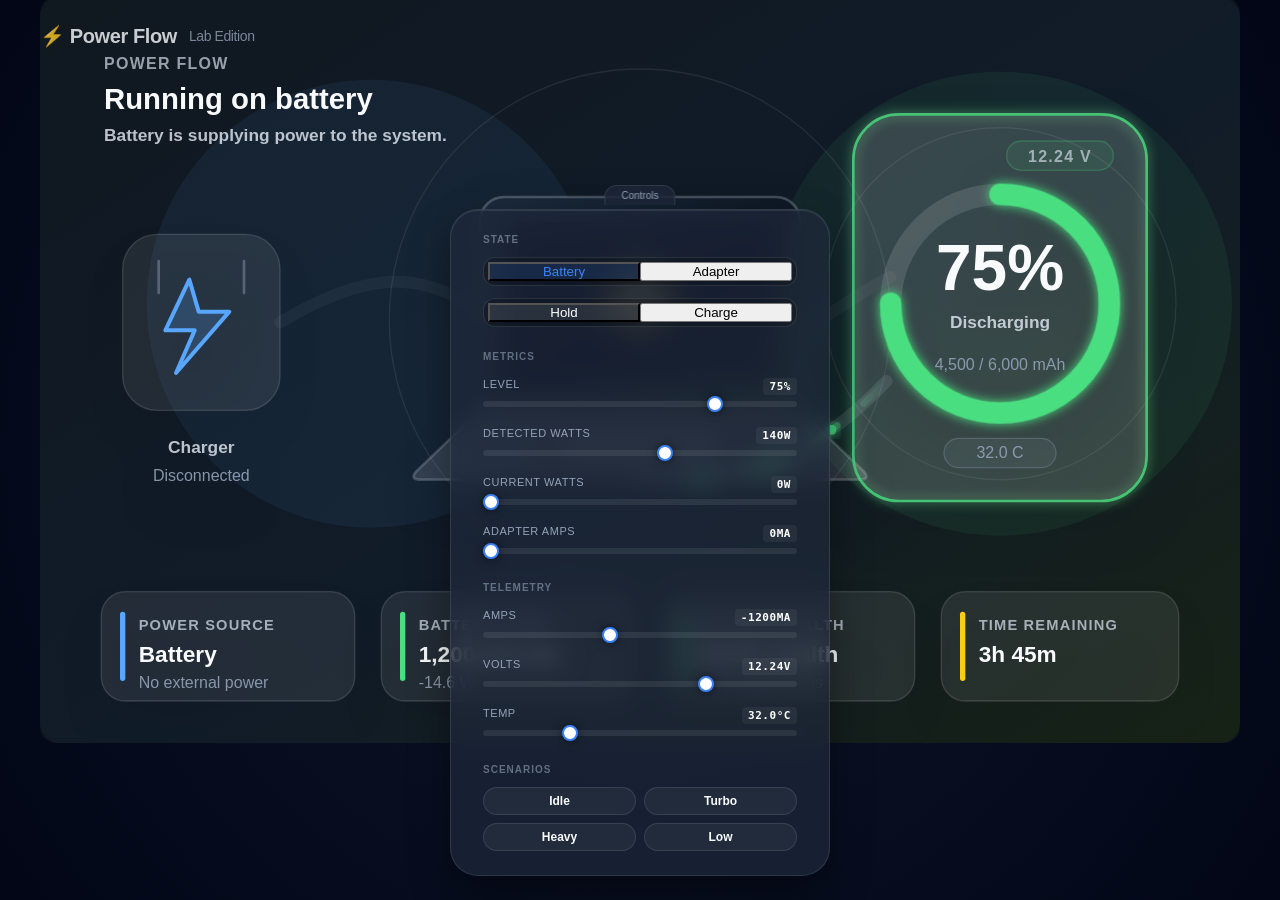
<file: static/power-flow/power-flow-demo.html>
<!DOCTYPE html>
<html lang="en">
<head>
    <meta charset="UTF-8">
    <meta name="viewport" content="width=device-width, initial-scale=1.0">
    <title>Power Flow Lab | Visualization</title>
    <style>
        :root {
            --primary-bg: #020617;
            --dock-bg: rgba(30, 41, 59, 0.7);
            --accent-blue: #3b82f6;
            --accent-green: #22c55e;
            --accent-yellow: #eab308;
            --text-main: #f8fafc;
            --text-muted: #94a3b8;
            --border: rgba(255, 255, 255, 0.1);
            --glass-blur: blur(12px);
        }

        * {
            margin: 0;
            padding: 0;
            box-sizing: border-box;
        }

        body {
            font-family: -apple-system, BlinkMacSystemFont, 'Segoe UI', Roboto, Helvetica, Arial, sans-serif;
            background-color: var(--primary-bg);
            color: var(--text-main);
            height: 100vh;
            width: 100vw;
            overflow: hidden;
            display: flex;
            flex-direction: column;
        }

        /* --- Immersive Header --- */
        header {
            position: absolute;
            top: 0;
            left: 0;
            right: 0;
            padding: 24px 40px;
            z-index: 10;
            pointer-events: none;
            display: flex;
            justify-content: space-between;
            align-items: center;
        }

        header h1 {
            font-size: 20px;
            font-weight: 700;
            letter-spacing: -0.02em;
            opacity: 0.8;
            display: flex;
            align-items: center;
            gap: 12px;
        }

        header h1 span {
            font-weight: 400;
            color: var(--text-muted);
            font-size: 14px;
        }

        /* --- Main Visualization --- */
        main {
            flex: 1;
            width: 100%;
            height: 100%;
            display: flex;
            align-items: center;
            justify-content: center;
            padding-bottom: 120px;
            background: radial-gradient(circle at center, #0f172a 0%, #020617 100%);
        }

        #svg-container {
            width: 100%;
            height: 100%;
            max-width: 1200px;
            max-height: 800px;
            display: flex;
            align-items: center;
            justify-content: center;
            margin-top: -40px;
        }

        /* --- Bottom Control Dock --- */
        .dock-container {
            position: fixed;
            bottom: 24px;
            left: 50%;
            transform: translateX(-50%);
            z-index: 100;
            width: auto;
            max-width: 95vw;
            transition: transform 0.4s cubic-bezier(0.2, 0.8, 0.2, 1), opacity 0.3s;
        }

        .dock-container.minimized {
            transform: translate(-50%, calc(100% - 12px));
            opacity: 0.4;
        }

        .dock-container.minimized:hover {
            opacity: 0.8;
            transform: translate(-50%, calc(100% - 24px));
        }

        .dock {
            background: var(--dock-bg);
            backdrop-filter: var(--glass-blur);
            -webkit-backdrop-filter: var(--glass-blur);
            border: 1px solid var(--border);
            border-radius: 28px;
            padding: 24px 32px;
            display: flex;
            flex-direction: column;
            gap: 24px;
            width: 380px;
            box-shadow: 0 20px 40px rgba(0, 0, 0, 0.4), inset 0 1px 1px rgba(255, 255, 255, 0.1);
        }

        /* Tabs / Sections */
        .dock-section {
            display: flex;
            flex-direction: column;
            align-items: flex-start;
            gap: 12px;
        }

        .section-label {
            font-size: 10px;
            font-weight: 800;
            text-transform: uppercase;
            letter-spacing: 0.1em;
            color: var(--text-muted);
            white-space: nowrap;
            opacity: 0.6;
        }

        /* --- Controls --- */
        .control-group {
            display: flex;
            flex-direction: column;
            gap: 12px;
            width: 100%;
        }
/* Toggles */
.toggle-mini {
    background: rgba(0, 0, 0, 0.2);
    border: 1px solid var(--border);
    border-radius: 12px;
    display: grid;
    grid-template-columns: repeat(2, 1fr);
    padding: 4px;
    width: 100%;
}

/* Presets */
.control-group.presets {
    display: grid;
    grid-template-columns: repeat(2, 1fr);
    gap: 8px;
}

.preset-pill {
            background: transparent;
            border: none;
            color: var(--text-muted);
            padding: 6px 12px;
            border-radius: 10px;
            font-size: 12px;
            font-weight: 600;
            cursor: pointer;
            transition: all 0.2s;
            white-space: nowrap;
        }

        .btn-mini.active {
            background: rgba(255, 255, 255, 0.1);
            color: white;
            box-shadow: 0 2px 4px rgba(0, 0, 0, 0.2);
        }

        .btn-mini.active.blue { color: var(--accent-blue); background: rgba(59, 130, 246, 0.15); }
        .btn-mini.active.green { color: var(--accent-green); background: rgba(34, 197, 94, 0.15); }

        /* Sliders */
        .slider-full {
            display: flex;
            flex-direction: column;
            gap: 6px;
            width: 100%;
            padding: 4px 0;
        }

        .slider-header {
            display: flex;
            justify-content: space-between;
            font-size: 11px;
            font-weight: 500;
            color: var(--text-muted);
            text-transform: uppercase;
            letter-spacing: 0.05em;
        }

        .slider-header span:last-child {
            color: white;
            font-weight: 700;
            font-family: 'JetBrains Mono', monospace;
            background: rgba(255, 255, 255, 0.05);
            padding: 2px 6px;
            border-radius: 4px;
        }

        input[type="range"] {
            -webkit-appearance: none;
            width: 100%;
            height: 6px;
            background: rgba(255, 255, 255, 0.08);
            border-radius: 3px;
            outline: none;
            cursor: pointer;
        }

        input[type="range"]::-webkit-slider-thumb {
            -webkit-appearance: none;
            width: 16px;
            height: 16px;
            background: #fff;
            border-radius: 50%;
            cursor: pointer;
            box-shadow: 0 0 10px rgba(0, 0, 0, 0.5);
            border: 2px solid var(--accent-blue);
            transition: transform 0.1s ease;
        }

        input[type="range"]::-webkit-slider-thumb:hover {
            transform: scale(1.1);
        }

        /* Presets */
        .preset-pill {
            background: rgba(255, 255, 255, 0.05);
            border: 1px solid var(--border);
            color: var(--text-main);
            padding: 6px 12px;
            border-radius: 14px;
            font-size: 12px;
            font-weight: 600;
            cursor: pointer;
            transition: all 0.2s;
        }

        .preset-pill:hover {
            background: rgba(255, 255, 255, 0.1);
            border-color: rgba(255, 255, 255, 0.3);
        }

        .preset-pill.active {
            background: var(--accent-blue);
            border-color: var(--accent-blue);
            color: white;
        }

        /* --- Utilities --- */
        .dock-trigger {
            position: absolute;
            top: -24px;
            left: 50%;
            transform: translateX(-50%);
            background: var(--dock-bg);
            backdrop-filter: var(--glass-blur);
            border: 1px solid var(--border);
            border-bottom: none;
            padding: 4px 16px;
            border-radius: 12px 12px 0 0;
            font-size: 10px;
            color: var(--text-muted);
            cursor: pointer;
            pointer-events: auto;
        }

        @media (max-width: 900px) {
            .dock {
                grid-template-columns: 1fr;
                gap: 20px;
                padding: 20px;
            }
        }
    </style>
</head>
<body>
    <header>
        <h1>⚡ Power Flow <span>Lab Edition</span></h1>
    </header>

    <main>
        <div id="svg-container"></div>
    </main>

    <div class="dock-container" id="dock-container">
        <div class="dock-trigger" id="dock-toggle">Controls</div>
        <div class="dock">
            <!-- System State -->
            <div class="dock-section">
                <span class="section-label">State</span>
                <div class="control-group">
                    <div class="toggle-mini">
                        <button class="btn-mini active blue" id="btn-battery">Battery</button>
                        <button class="btn-mini" id="btn-socket">Adapter</button>
                    </div>
                    <div class="toggle-mini">
                        <button class="btn-mini active" id="btn-idle">Hold</button>
                        <button class="btn-mini" id="btn-charging">Charge</button>
                    </div>
                </div>
            </div>

            <!-- Primary Metrics -->
            <div class="dock-section">
                <span class="section-label">Metrics</span>
                <div class="control-group">
                    <div class="slider-full">
                        <div class="slider-header">
                            <span>Level</span>
                            <span id="val-level">75%</span>
                        </div>
                        <input type="range" id="input-level" min="0" max="100" value="75">
                    </div>
                    <div class="slider-full">
                        <div class="slider-header">
                            <span>Detected Watts</span>
                            <span id="val-detected-adapter">140W</span>
                        </div>
                        <input type="range" id="input-detected-adapter" min="0" max="240" step="5" value="140">
                    </div>
                    <div class="slider-full">
                        <div class="slider-header">
                            <span>Current Watts</span>
                            <span id="val-adapter">0W</span>
                        </div>
                        <input type="range" id="input-adapter" min="0" max="240" value="0">
                    </div>
                    <div class="slider-full">
                        <div class="slider-header">
                            <span>Adapter Amps</span>
                            <span id="val-adapter-amps">0mA</span>
                        </div>
                        <input type="range" id="input-adapter-amps" min="0" max="8000" step="50" value="0">
                    </div>
                </div>
            </div>

            <!-- Telemetry -->
            <div class="dock-section">
                <span class="section-label">Telemetry</span>
                <div class="control-group">
                    <div class="slider-full">
                        <div class="slider-header">
                            <span>Amps</span>
                            <span id="val-amps">-1200mA</span>
                        </div>
                        <input type="range" id="input-amps" min="-6000" max="6000" step="50" value="-1200">
                    </div>
                    <div class="slider-full">
                        <div class="slider-header">
                            <span>Volts</span>
                            <span id="val-volts">12.24V</span>
                        </div>
                        <input type="range" id="input-volts" min="9000" max="13500" step="10" value="12240">
                    </div>
                    <div class="slider-full">
                        <div class="slider-header">
                            <span>Temp</span>
                            <span id="val-temp">32.0°C</span>
                        </div>
                        <input type="range" id="input-temp" min="20" max="65" step="0.5" value="32">
                    </div>
                </div>
            </div>

            <!-- Scenarios -->
            <div class="dock-section">
                <span class="section-label">Scenarios</span>
                <div class="control-group presets">
                    <button class="preset-pill" data-preset="full">Idle</button>
                    <button class="preset-pill" data-preset="fast-charge">Turbo</button>
                    <button class="preset-pill" data-preset="heavy-load">Heavy</button>
                    <button class="preset-pill" data-preset="critical">Low</button>
                </div>
            </div>
        </div>
    </div>

    <script src="power-flow-component.js"></script>
    <script>
        const defaultState = {
            isPluggedIn: false,
            isCharging: false,
            batteryLevel: 75,
            powerFlowIntensity: 1.0,
            voltageMv: 12240,
            amperageMa: -1200,
            powerW: -14.6,
            systemPowerW: 14.6,
            adapterWatts: 0,
            detectedAdapterWatts: 140,
            adapterVoltageMv: 0,
            adapterCurrentMa: 0,
            currentCapacityMah: 4500,
            maxCapacityMah: 6000,
            designCapacityMah: 6600,
            temperatureC: 32.0,
            cycleCount: 142,
            timeRemainingMin: 225,
            sampledAt: new Date().toISOString()
        };

        const comp = new PowerFlowComponent('svg-container', defaultState);

        // --- Dock Behavior ---
        const dock = document.getElementById('dock-container');
        const toggle = document.getElementById('dock-toggle');
        let autoHideTimeout;

        function showDock() {
            dock.classList.remove('minimized');
            resetAutoHide();
        }

        function hideDock() {
            dock.classList.add('minimized');
        }

        function resetAutoHide() {
            clearTimeout(autoHideTimeout);
            autoHideTimeout = setTimeout(hideDock, 6000);
        }

        toggle.onclick = (e) => {
            e.stopPropagation();
            if (dock.classList.contains('minimized')) showDock();
            else hideDock();
        };

        document.body.onmousemove = (e) => {
            if (e.clientY > window.innerHeight - 100) showDock();
        };

        // --- Event Listeners ---
        document.getElementById('btn-battery').onclick = () => updateState({ isPluggedIn: false, isCharging: false });
        document.getElementById('btn-socket').onclick = () => updateState({ isPluggedIn: true });
        document.getElementById('btn-idle').onclick = () => updateState({ isCharging: false });
        document.getElementById('btn-charging').onclick = () => updateState({ isCharging: true, isPluggedIn: true });

        const bindSlider = (id, prop, transform = (v) => v, suffix = '', formatter = (v) => v) => {
            const el = document.getElementById(`input-${id}`);
            const val = document.getElementById(`val-${id}`);
            el.oninput = (e) => {
                const v = transform(e.target.value);
                updateState({ [prop]: v });
                val.textContent = `${formatter(v)}${suffix}`;
                resetAutoHide();
            };
        };

        bindSlider('level', 'batteryLevel', parseInt, '%');
        bindSlider('amps', 'amperageMa', parseInt, 'mA');
        bindSlider('volts', 'voltageMv', parseInt, 'V', (v) => (v / 1000).toFixed(2));
        bindSlider('detected-adapter', 'detectedAdapterWatts', parseInt, 'W');
        bindSlider('adapter', 'adapterWatts', parseInt, 'W');
        bindSlider('adapter-amps', 'adapterCurrentMa', parseInt, 'mA');
        bindSlider('temp', 'temperatureC', parseFloat, '°C');

        document.querySelectorAll('[data-preset]').forEach(btn => {
            btn.onclick = () => {
                applyPreset(btn.dataset.preset);
                resetAutoHide();
            };
        });

        function updateState(patch) {
            comp.setState(patch);
            syncUI();
        }

        function syncUI() {
            const s = comp.getState();
            
            document.getElementById('btn-battery').classList.toggle('active', !s.isPluggedIn);
            document.getElementById('btn-socket').classList.toggle('active', s.isPluggedIn);
            document.getElementById('btn-idle').classList.toggle('active', !s.isCharging);
            document.getElementById('btn-charging').classList.toggle('active', s.isCharging);

            document.getElementById('input-level').value = s.batteryLevel;
            document.getElementById('val-level').textContent = `${Math.round(s.batteryLevel)}%`;
            
            document.getElementById('input-amps').value = s.amperageMa;
            document.getElementById('val-amps').textContent = `${s.amperageMa}mA`;

            document.getElementById('input-volts').value = s.voltageMv;
            document.getElementById('val-volts').textContent = `${(s.voltageMv / 1000).toFixed(2)}V`;

            document.getElementById('input-detected-adapter').value = s.detectedAdapterWatts || 0;
            document.getElementById('val-detected-adapter').textContent = `${s.detectedAdapterWatts || 0}W`;

            document.getElementById('input-adapter').value = s.adapterWatts;
            document.getElementById('val-adapter').textContent = `${s.adapterWatts}W`;

            document.getElementById('input-adapter-amps').value = s.adapterCurrentMa || 0;
            document.getElementById('val-adapter-amps').textContent = `${s.adapterCurrentMa || 0}mA`;

            document.getElementById('input-temp').value = s.temperatureC;
            document.getElementById('val-temp').textContent = `${s.temperatureC.toFixed(1)}°C`;
        }

        function applyPreset(id) {
            let preset = {};
            switch(id) {
                case 'full':
                    preset = { isPluggedIn: false, isCharging: false, batteryLevel: 100, amperageMa: -450, voltageMv: 12600, temperatureC: 28.5 };
                    break;
                case 'fast-charge':
                    preset = { isPluggedIn: true, isCharging: true, batteryLevel: 42, amperageMa: 4800, voltageMv: 11800, adapterWatts: 96, temperatureC: 41.5 };
                    break;
                case 'heavy-load':
                    preset = { isPluggedIn: false, isCharging: false, batteryLevel: 65, amperageMa: -5800, voltageMv: 11200, temperatureC: 54.0 };
                    break;
                case 'critical':
                    preset = { isPluggedIn: false, isCharging: false, batteryLevel: 5, amperageMa: -1800, voltageMv: 9800, temperatureC: 38.0 };
                    break;
            }
            updateState(preset);
            document.querySelectorAll('[data-preset]').forEach(b => {
                b.classList.toggle('active', b.dataset.preset === id);
            });
        }

        syncUI();
        resetAutoHide();
    </script>
</body>
</html>
</file>
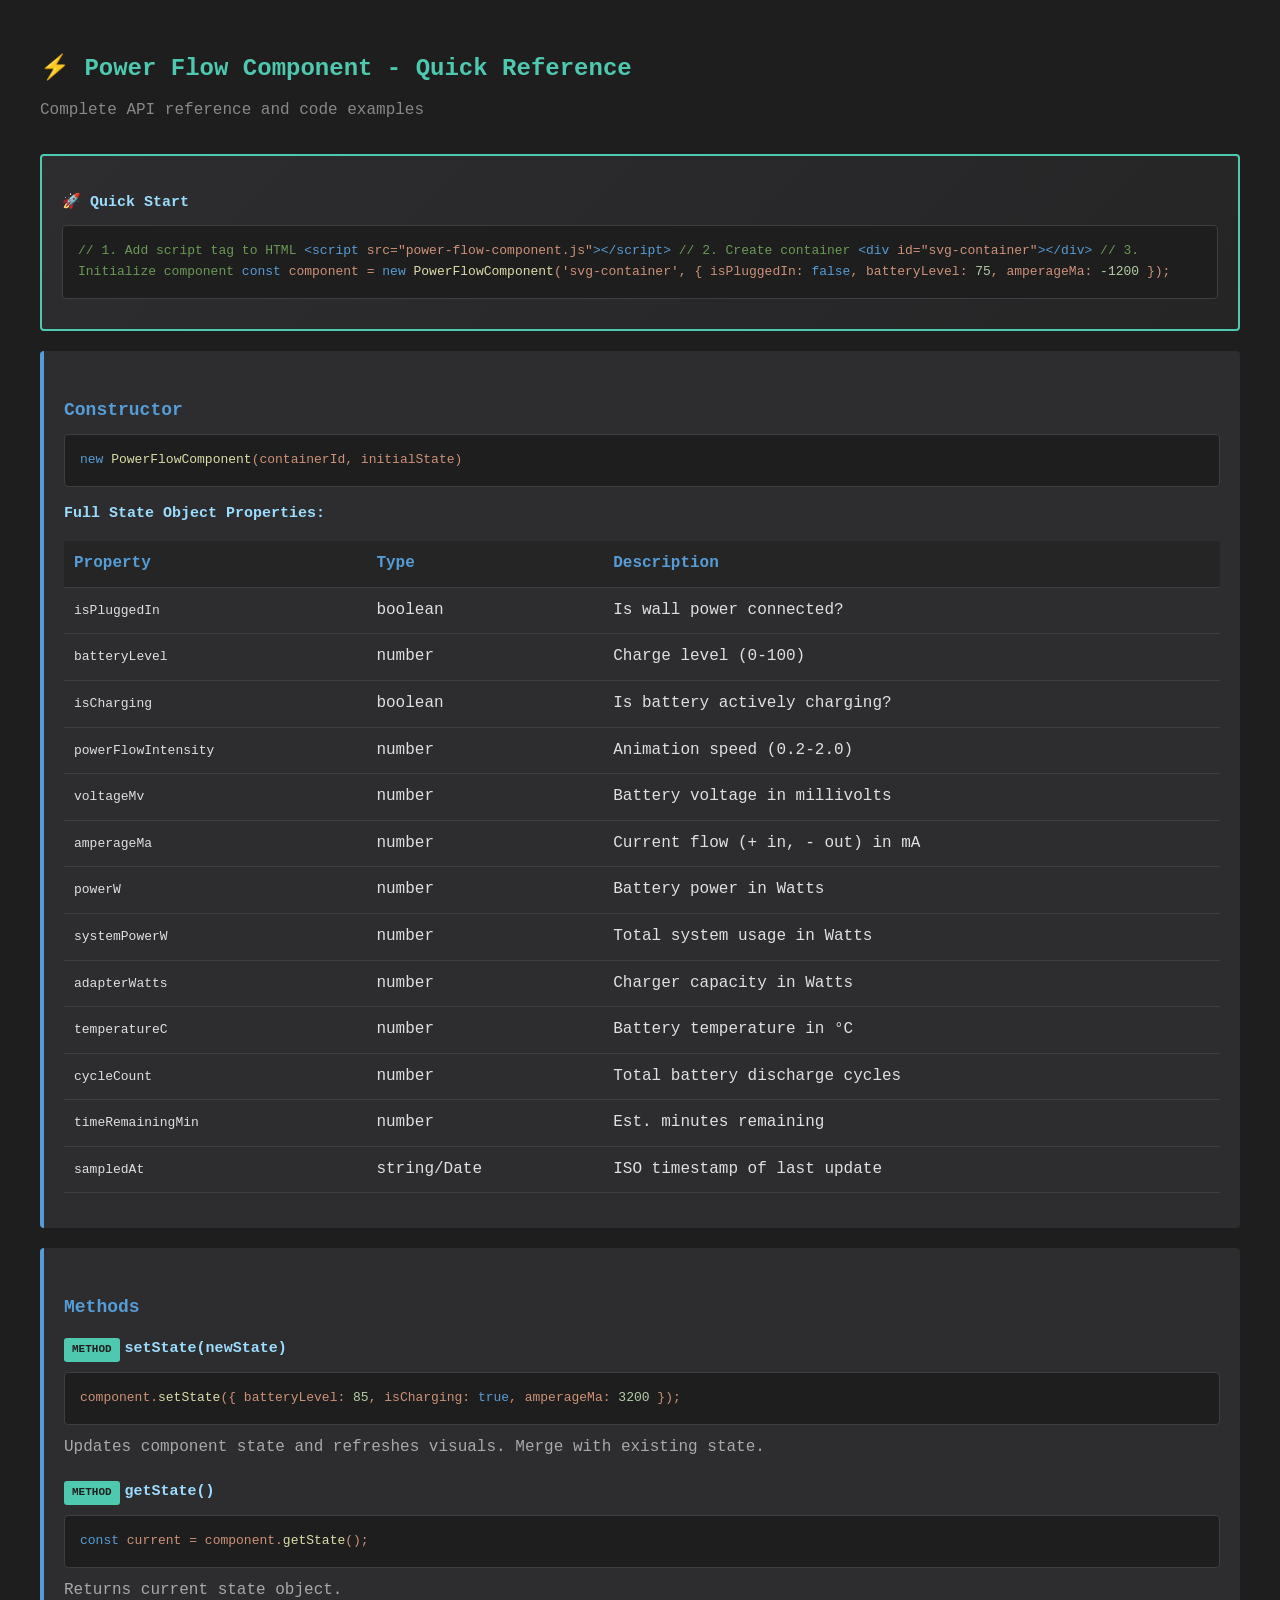
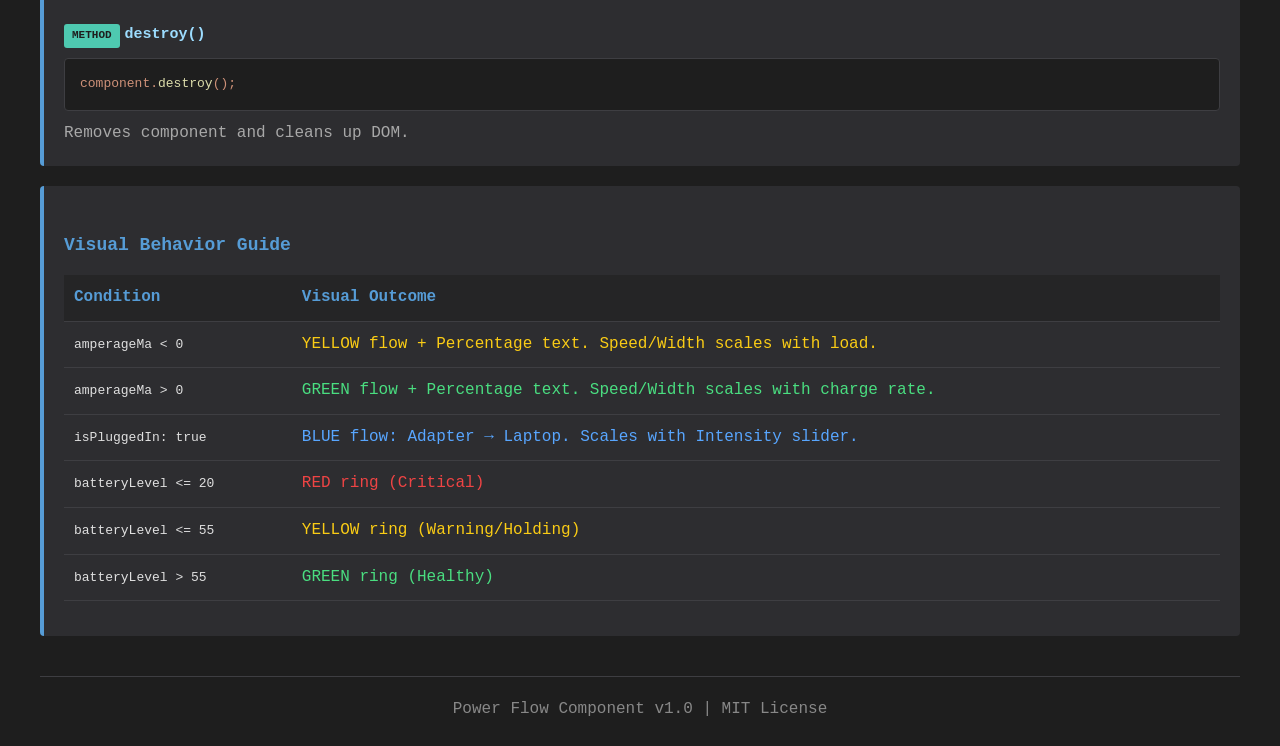
<file: static/power-flow/POWER-FLOW-QUICK-REF.html>
<!-- Power Flow Component - Quick Reference Guide -->

<!DOCTYPE html>
<html lang="en">
<head>
    <meta charset="UTF-8">
    <meta name="viewport" content="width=device-width, initial-scale=1.0">
    <title>Power Flow Component - Quick Reference</title>
    <style>
        * { margin: 0; padding: 0; box-sizing: border-box; }
        
        body {
            font-family: 'Monaco', 'Menlo', 'Ubuntu Mono', monospace;
            background: #1e1e1e;
            color: #e0e0e0;
            padding: 20px;
            line-height: 1.6;
        }
        
        .container {
            max-width: 1200px;
            margin: 0 auto;
        }
        
        h1 { color: #4ec9b0; margin: 30px 0 10px 0; font-size: 24px; }
        h2 { color: #569cd6; margin: 25px 0 10px 0; font-size: 18px; }
        h3 { color: #9cdcfe; margin: 15px 0 8px 0; font-size: 15px; }
        
        .section {
            background: #2d2d30;
            padding: 20px;
            margin: 20px 0;
            border-left: 4px solid #569cd6;
            border-radius: 4px;
        }
        
        .code {
            background: #1e1e1e;
            border: 1px solid #3e3e42;
            padding: 15px;
            border-radius: 4px;
            overflow-x: auto;
            margin: 10px 0;
            font-size: 13px;
            color: #ce9178;
        }
        
        .code-keyword { color: #569cd6; }
        .code-string { color: #ce9178; }
        .code-function { color: #dcdcaa; }
        .code-number { color: #b5cea8; }
        .code-comment { color: #6a9955; }
        
        .property {
            background: #252526;
            padding: 10px 15px;
            margin: 5px 0;
            border-left: 3px solid #4ec9b0;
            border-radius: 2px;
        }
        
        .property-name {
            color: #9cdcfe;
            font-weight: bold;
        }
        
        .property-type {
            color: #569cd6;
            margin: 0 8px;
        }
        
        .property-desc {
            color: #a8a8a8;
            font-size: 12px;
            margin-top: 5px;
        }
        
        .example-box {
            background: #1e1e1e;
            border: 1px solid #569cd6;
            padding: 15px;
            margin: 10px 0;
            border-radius: 4px;
        }
        
        table {
            width: 100%;
            border-collapse: collapse;
            margin: 15px 0;
        }
        
        th, td {
            padding: 10px;
            text-align: left;
            border-bottom: 1px solid #3e3e42;
        }
        
        th {
            background: #252526;
            color: #569cd6;
            font-weight: bold;
        }
        
        tr:hover { background: #252526; }
        
        .badge {
            display: inline-block;
            padding: 3px 8px;
            border-radius: 3px;
            font-size: 11px;
            font-weight: bold;
            margin-right: 5px;
        }
        
        .badge-method { background: #4ec9b0; color: #1e1e1e; }
        
        .quick-start {
            background: linear-gradient(135deg, #2d2d30 0%, #252526 100%);
            border: 2px solid #4ec9b0;
            padding: 20px;
            border-radius: 4px;
            margin: 20px 0;
        }
    </style>
</head>
<body>
    <div class="container">
        <h1>⚡ Power Flow Component - Quick Reference</h1>
        <p style="color: #888; margin-bottom: 30px;">Complete API reference and code examples</p>

        <!-- Quick Start -->
        <div class="quick-start">
            <h3>🚀 Quick Start</h3>
            <div class="code">
<span class="code-comment">// 1. Add script tag to HTML</span>
<span class="code-keyword">&lt;script</span> src<span class="code-string">=</span><span class="code-string">"power-flow-component.js"</span><span class="code-keyword">&gt;&lt;/script&gt;</span>

<span class="code-comment">// 2. Create container</span>
<span class="code-keyword">&lt;div</span> id<span class="code-string">=</span><span class="code-string">"svg-container"</span><span class="code-keyword">&gt;&lt;/div&gt;</span>

<span class="code-comment">// 3. Initialize component</span>
<span class="code-keyword">const</span> component = <span class="code-keyword">new</span> <span class="code-function">PowerFlowComponent</span>(<span class="code-string">'svg-container'</span>, {
  isPluggedIn: <span class="code-keyword">false</span>,
  batteryLevel: <span class="code-number">75</span>,
  amperageMa: <span class="code-number">-1200</span>
});
            </div>
        </div>

        <!-- Constructor -->
        <div class="section">
            <h2>Constructor</h2>
            <div class="code">
<span class="code-keyword">new</span> <span class="code-function">PowerFlowComponent</span>(containerId, initialState)
            </div>

            <h3>Full State Object Properties:</h3>
            <table>
                <tr>
                    <th>Property</th>
                    <th>Type</th>
                    <th>Description</th>
                </tr>
                <tr><td><code>isPluggedIn</code></td><td>boolean</td><td>Is wall power connected?</td></tr>
                <tr><td><code>batteryLevel</code></td><td>number</td><td>Charge level (0-100)</td></tr>
                <tr><td><code>isCharging</code></td><td>boolean</td><td>Is battery actively charging?</td></tr>
                <tr><td><code>powerFlowIntensity</code></td><td>number</td><td>Animation speed (0.2-2.0)</td></tr>
                <tr><td><code>voltageMv</code></td><td>number</td><td>Battery voltage in millivolts</td></tr>
                <tr><td><code>amperageMa</code></td><td>number</td><td>Current flow (+ in, - out) in mA</td></tr>
                <tr><td><code>powerW</code></td><td>number</td><td>Battery power in Watts</td></tr>
                <tr><td><code>systemPowerW</code></td><td>number</td><td>Total system usage in Watts</td></tr>
                <tr><td><code>adapterWatts</code></td><td>number</td><td>Charger capacity in Watts</td></tr>
                <tr><td><code>temperatureC</code></td><td>number</td><td>Battery temperature in °C</td></tr>
                <tr><td><code>cycleCount</code></td><td>number</td><td>Total battery discharge cycles</td></tr>
                <tr><td><code>timeRemainingMin</code></td><td>number</td><td>Est. minutes remaining</td></tr>
                <tr><td><code>sampledAt</code></td><td>string/Date</td><td>ISO timestamp of last update</td></tr>
            </table>
        </div>

        <!-- Methods -->
        <div class="section">
            <h2>Methods</h2>

            <h3><span class="badge badge-method">METHOD</span>setState(newState)</h3>
            <div class="code">
component.<span class="code-function">setState</span>({ 
  batteryLevel: <span class="code-number">85</span>, 
  isCharging: <span class="code-keyword">true</span>,
  amperageMa: <span class="code-number">3200</span> 
});
            </div>
            <p style="color: #a8a8a8; margin-top: 10px;">Updates component state and refreshes visuals. Merge with existing state.</p>

            <h3 style="margin-top: 20px;"><span class="badge badge-method">METHOD</span>getState()</h3>
            <div class="code">
<span class="code-keyword">const</span> current = component.<span class="code-function">getState</span>();
            </div>
            <p style="color: #a8a8a8; margin-top: 10px;">Returns current state object.</p>

            <h3 style="margin-top: 20px;"><span class="badge badge-method">METHOD</span>destroy()</h3>
            <div class="code">
component.<span class="code-function">destroy</span>();
            </div>
            <p style="color: #a8a8a8; margin-top: 10px;">Removes component and cleans up DOM.</p>
        </div>

        <!-- Visual Color Guide -->
        <div class="section">
            <h2>Visual Behavior Guide</h2>
            <table>
                <tr>
                    <th>Condition</th>
                    <th>Visual Outcome</th>
                </tr>
                <tr>
                    <td><code>amperageMa < 0</code></td>
                    <td style="color: #facc15;">YELLOW flow + Percentage text. Speed/Width scales with load.</td>
                </tr>
                <tr>
                    <td><code>amperageMa > 0</code></td>
                    <td style="color: #4ade80;">GREEN flow + Percentage text. Speed/Width scales with charge rate.</td>
                </tr>
                <tr>
                    <td><code>isPluggedIn: true</code></td>
                    <td style="color: #58a6ff;">BLUE flow: Adapter → Laptop. Scales with Intensity slider.</td>
                </tr>
                <tr>
                    <td><code>batteryLevel <= 20</code></td>
                    <td style="color: #ef4444;">RED ring (Critical)</td>
                </tr>
                <tr>
                    <td><code>batteryLevel <= 55</code></td>
                    <td style="color: #facc15;">YELLOW ring (Warning/Holding)</td>
                </tr>
                <tr>
                    <td><code>batteryLevel > 55</code></td>
                    <td style="color: #4ade80;">GREEN ring (Healthy)</td>
                </tr>
            </table>
        </div>

        <!-- Footer -->
        <div style="text-align: center; margin-top: 40px; padding-top: 20px; border-top: 1px solid #3e3e42; color: #888;">
            <p>Power Flow Component v1.0 | MIT License</p>
        </div>
    </div>
</body>
</html>
</file>
